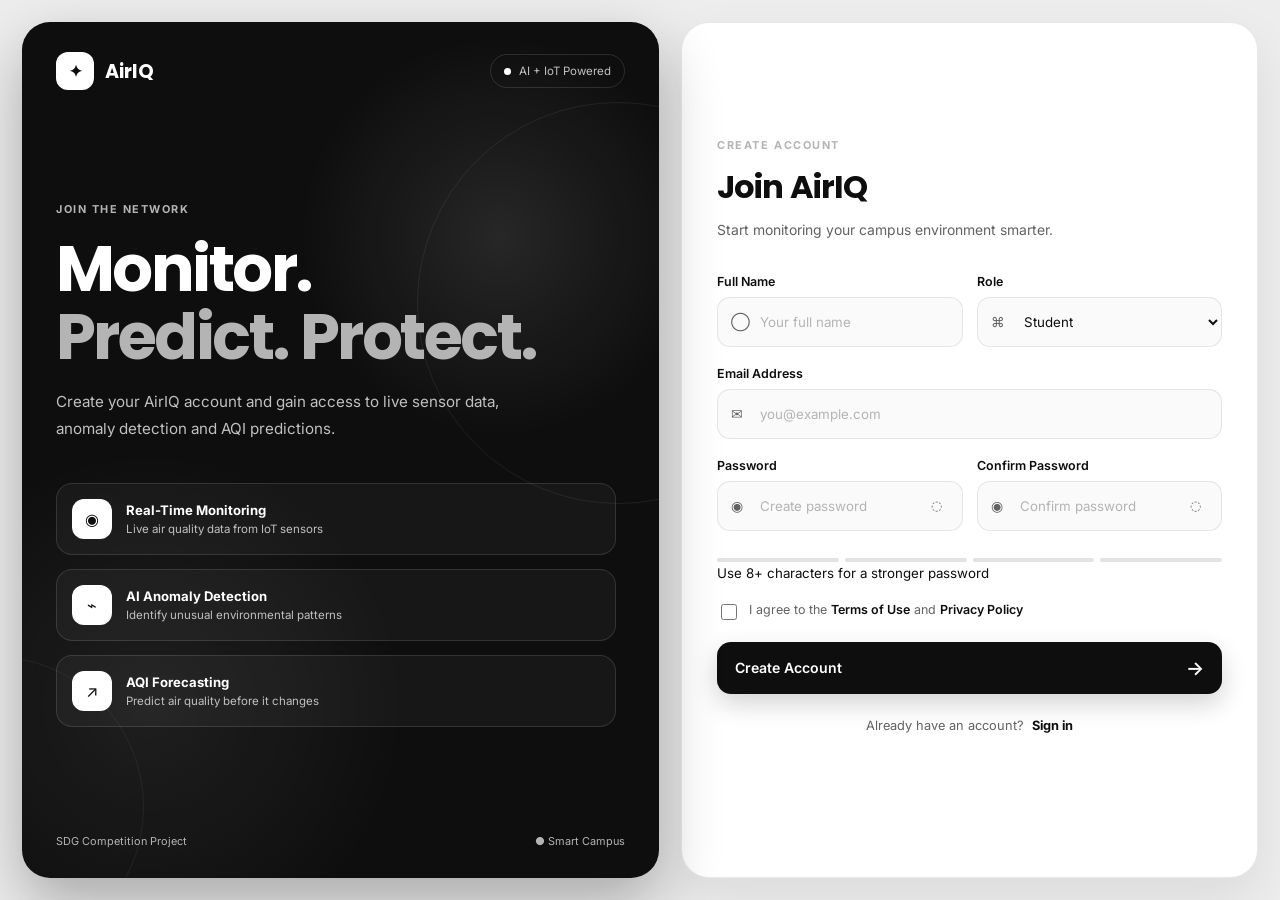
<file: frontend/signup.html>
<!DOCTYPE html>
<html lang="en">
<head>
<meta charset="UTF-8">
<meta name="viewport" content="width=device-width, initial-scale=1.0">
<title>AirIQ — Create Account</title>

<link rel="preconnect" href="https://fonts.googleapis.com">
<link href="https://fonts.googleapis.com/css2?family=Poppins:wght@500;600;700&family=Inter:wght@400;500;600&family=JetBrains+Mono:wght@500;700&display=swap" rel="stylesheet">

<link rel="stylesheet" href="auth.css">
</head>

<body>

<div class="auth-page signup-page">


  <!-- Left visual panel -->
  <section class="auth-visual">

    <div class="visual-top">

      <div class="brand">
        <div class="brand-mark">✦</div>
        <span>AirIQ</span>
      </div>

      <span class="system-pill">
        <i></i>
        AI + IoT Powered
      </span>

    </div>


    <div class="visual-content">

      <div class="eyebrow">JOIN THE NETWORK</div>

      <h1>
        Monitor.<br>
        <span>Predict. Protect.</span>
      </h1>

      <p>
        Create your AirIQ account and gain access to live sensor data,
        anomaly detection and AQI predictions.
      </p>


      <div class="feature-list">

        <div class="feature-item">

          <div class="feature-icon">◉</div>

          <div>
            <strong>Real-Time Monitoring</strong>
            <span>Live air quality data from IoT sensors</span>
          </div>

        </div>


        <div class="feature-item">

          <div class="feature-icon">⌁</div>

          <div>
            <strong>AI Anomaly Detection</strong>
            <span>Identify unusual environmental patterns</span>
          </div>

        </div>


        <div class="feature-item">

          <div class="feature-icon">↗</div>

          <div>
            <strong>AQI Forecasting</strong>
            <span>Predict air quality before it changes</span>
          </div>

        </div>

      </div>

    </div>


    <div class="visual-footer">
      <span>SDG Competition Project</span>
      <span>● Smart Campus</span>
    </div>

  </section>



  <!-- Right signup panel -->
  <section class="auth-panel">

    <div class="auth-card signup-card">

      <div class="mobile-brand">
        <div class="brand-mark">✦</div>
        <span>AirIQ</span>
      </div>


      <div class="auth-heading">

        <span class="auth-eyebrow">CREATE ACCOUNT</span>

        <h2>Join AirIQ</h2>

        <p>
          Start monitoring your campus environment smarter.
        </p>

      </div>


      <form id="signup-form" class="auth-form">


        <div class="form-row">

          <div class="form-group">

            <label for="fullname">Full Name</label>

            <div class="input-wrap">
              <span class="input-icon">◯</span>

              <input
                type="text"
                id="fullname"
                name="fullname"
                placeholder="Your full name"
                required
              >
            </div>

          </div>


          <div class="form-group">

            <label for="role">Role</label>

            <div class="input-wrap">

              <span class="input-icon">⌘</span>

              <select id="role" name="role">

                <option value="Student">Student</option>


                <option value="Researcher">Researcher</option>

                <option value="Faculty">Faculty</option>

              </select>

            </div>

          </div>

        </div>



        <div class="form-group">

          <label for="signup-email">Email Address</label>

          <div class="input-wrap">

            <span class="input-icon">✉</span>

            <input
              type="email"
              id="signup-email"
              name="email"
              placeholder="you@example.com"
              required
            >

          </div>

        </div>



        <div class="form-row">

          <div class="form-group">

            <label for="signup-password">Password</label>

            <div class="input-wrap">

              <span class="input-icon">◉</span>

              <input
                type="password"
                id="signup-password"
                name="password"
                placeholder="Create password"
                required
              >

              <button
                type="button"
                class="password-toggle"
                data-target="signup-password"
              >
                ◌
              </button>

            </div>

          </div>



          <div class="form-group">

            <label for="confirm-password">Confirm Password</label>

            <div class="input-wrap">

              <span class="input-icon">◉</span>

              <input
                type="password"
                id="confirm-password"
                placeholder="Confirm password"
                required
              >

              <button
                type="button"
                class="password-toggle"
                data-target="confirm-password"
              >
                ◌
              </button>

            </div>

          </div>

        </div>



        <div class="password-strength">

          <div class="strength-bar">
            <span></span>
            <span></span>
            <span></span>
            <span></span>
          </div>

          <small id="strength-text">
            Use 8+ characters for a stronger password
          </small>

        </div>



        <label class="terms-row">

          <input type="checkbox" id="terms" required>

          <span>
            I agree to the
            <a href="#">Terms of Use</a>
            and
            <a href="#">Privacy Policy</a>
          </span>

        </label>



        <button type="submit" class="auth-button">

          <span>Create Account</span>

          <span class="button-arrow">→</span>

        </button>

      </form>



      <p class="auth-switch">

        Already have an account?

        <a href="login.html">
          Sign in
        </a>

      </p>
      <p id="auth-message" class="auth-message"></p>

    </div>
  </section>
</div>
<script src="auth.js"></script>

</body>
</html>
</file>
<file: frontend/auth.css>
:root {
  --ink: #0E0E0E;
  --slate: #626262;
  --silver: #B4B4B4;
  --pale: #C0C0C0;
  --paper: #EDEDED;
  --white: #FFFFFF;

  --border: rgba(14, 14, 14, 0.09);
  --border-dark: rgba(255, 255, 255, 0.12);

  --radius-lg: 28px;
  --radius-md: 16px;
  --radius-sm: 12px;

  --shadow-soft: 0 20px 50px rgba(14, 14, 14, 0.08);
  --shadow-dark: 0 25px 60px rgba(14, 14, 14, 0.30);
}

* {
  box-sizing: border-box;
}

html,
body {
  margin: 0;
  min-height: 100%;
  font-family: "Inter", sans-serif;
  background: var(--paper);
  color: var(--ink);
}

body {
  min-height: 100vh;
}


/* ===============================
   PAGE
================================ */

.auth-page {
  min-height: 100vh;

  display: grid;
  grid-template-columns: 1.05fr 0.95fr;

  padding: 22px;
  gap: 22px;
}


/* ===============================
   LEFT VISUAL PANEL
================================ */

.auth-visual {
  min-height: calc(100vh - 44px);

  border-radius: var(--radius-lg);

  background:
    radial-gradient(
      circle at 75% 25%,
      rgba(255,255,255,0.10),
      transparent 25%
    ),
    radial-gradient(
      circle at 20% 80%,
      rgba(255,255,255,0.07),
      transparent 30%
    ),
    var(--ink);

  color: var(--white);

  padding: 30px 34px;

  display: flex;
  flex-direction: column;

  box-shadow: var(--shadow-dark);

  position: relative;
  overflow: hidden;
}


.auth-visual::before {
  content: "";

  position: absolute;

  width: 400px;
  height: 400px;

  border-radius: 50%;

  border: 1px solid rgba(255,255,255,0.07);

  right: -160px;
  top: 80px;
}


.auth-visual::after {
  content: "";

  position: absolute;

  width: 300px;
  height: 300px;

  border-radius: 50%;

  border: 1px solid rgba(255,255,255,0.06);

  left: -180px;
  bottom: -80px;
}


/* ===============================
   TOP
================================ */

.visual-top {
  display: flex;
  align-items: center;
  justify-content: space-between;

  position: relative;
  z-index: 1;
}


.brand {
  display: flex;
  align-items: center;
  gap: 11px;

  font-family: "Poppins", sans-serif;
  font-weight: 700;
  font-size: 1.2rem;
}


.brand-mark {
  width: 38px;
  height: 38px;

  border-radius: 12px;

  background: var(--white);
  color: var(--ink);

  display: flex;
  align-items: center;
  justify-content: center;

  font-size: 1rem;
}


.system-pill {
  display: flex;
  align-items: center;
  gap: 8px;

  padding: 9px 13px;

  border: 1px solid var(--border-dark);

  border-radius: 999px;

  color: var(--pale);

  font-size: 0.72rem;
}


.system-pill i {
  width: 7px;
  height: 7px;

  border-radius: 50%;

  background: var(--white);
}


/* ===============================
   VISUAL CONTENT
================================ */

.visual-content {
  max-width: 560px;

  margin: auto 0;

  position: relative;
  z-index: 1;
}


.eyebrow,
.auth-eyebrow {
  display: inline-block;

  font-size: 0.68rem;
  font-weight: 700;

  letter-spacing: 0.14em;

  color: var(--silver);
}


.visual-content h1 {
  margin: 18px 0;

  font-family: "Poppins", sans-serif;

  font-size: clamp(2.7rem, 5vw, 5.2rem);

  line-height: 1.05;

  letter-spacing: -0.04em;
}


.visual-content h1 span {
  color: var(--silver);
}


.visual-content > p {
  max-width: 500px;

  margin: 0;

  color: var(--pale);

  line-height: 1.8;

  font-size: 0.95rem;
}


/* ===============================
   MINI DASHBOARD
================================ */

.mini-dashboard {
  margin-top: 45px;

  display: grid;
  grid-template-columns: 1.4fr 0.9fr;

  gap: 14px;

  max-width: 530px;
}


.mini-card,
.mini-stat {
  border: 1px solid var(--border-dark);

  background: rgba(255,255,255,0.05);

  backdrop-filter: blur(8px);
}


.mini-card {
  border-radius: 20px;

  padding: 20px;
}


.mini-label {
  color: var(--silver);

  font-size: 0.65rem;
  font-weight: 700;

  letter-spacing: 0.12em;
}


.aqi-row {
  display: flex;
  align-items: center;
  gap: 20px;

  margin-top: 12px;
}


.aqi-row strong {
  font-family: "JetBrains Mono", monospace;

  font-size: 3rem;
}


.aqi-row small {
  display: block;

  margin-top: 5px;

  color: var(--pale);

  font-size: 0.68rem;
}


.status-good {
  display: flex;
  align-items: center;
  gap: 6px;

  font-size: 0.67rem;
  font-weight: 700;

  color: var(--white);
}


.status-good i {
  width: 7px;
  height: 7px;

  border-radius: 50%;

  background: var(--silver);
}


.mini-bars {
  display: flex;
  align-items: end;
  gap: 5px;

  height: 42px;

  margin-top: 16px;
}


.mini-bars span {
  flex: 1;

  background: rgba(255,255,255,0.25);

  border-radius: 5px 5px 0 0;
}


.mini-bars span:nth-child(1) { height: 35%; }
.mini-bars span:nth-child(2) { height: 55%; }
.mini-bars span:nth-child(3) { height: 45%; }
.mini-bars span:nth-child(4) { height: 80%; }
.mini-bars span:nth-child(5) { height: 60%; }
.mini-bars span:nth-child(6) { height: 95%; }
.mini-bars span:nth-child(7) { height: 70%; }


.mini-stats {
  display: grid;
  gap: 14px;
}


.mini-stat {
  border-radius: 20px;

  padding: 16px;

  display: flex;
  flex-direction: column;
  justify-content: center;
}


.mini-stat span,
.mini-stat small {
  color: var(--silver);

  font-size: 0.65rem;

  letter-spacing: 0.08em;
}


.mini-stat strong {
  margin: 5px 0 3px;

  font-family: "JetBrains Mono", monospace;

  font-size: 1.5rem;

  color: var(--white);
}


/* ===============================
   FEATURE LIST
================================ */

.feature-list {
  margin-top: 40px;

  display: grid;
  gap: 14px;
}


.feature-item {
  display: flex;
  align-items: center;
  gap: 14px;

  padding: 15px;

  border-radius: 16px;

  border: 1px solid var(--border-dark);

  background: rgba(255,255,255,0.04);
}


.feature-icon {
  width: 40px;
  height: 40px;

  flex-shrink: 0;

  border-radius: 12px;

  background: var(--white);
  color: var(--ink);

  display: flex;
  align-items: center;
  justify-content: center;
}


.feature-item strong {
  display: block;

  font-size: 0.82rem;
}


.feature-item span {
  display: block;

  margin-top: 4px;

  color: var(--pale);

  font-size: 0.72rem;
}


/* ===============================
   FOOTER
================================ */

.visual-footer {
  position: relative;
  z-index: 1;

  display: flex;
  justify-content: space-between;

  color: var(--silver);

  font-size: 0.68rem;
}


/* ===============================
   RIGHT PANEL
================================ */

.auth-panel {
  min-height: calc(100vh - 44px);

  border-radius: var(--radius-lg);

  background: var(--white);

  border: 1px solid var(--border);

  box-shadow: var(--shadow-soft);

  display: flex;
  align-items: center;
  justify-content: center;

  padding: 35px;
}


.auth-card {
  width: 100%;
  max-width: 440px;
}


.signup-card {
  max-width: 560px;
}


/* ===============================
   AUTH HEADING
================================ */

.mobile-brand {
  display: none;
}


.auth-heading {
  margin-bottom: 32px;
}


.auth-heading h2 {
  margin: 10px 0 8px;

  font-family: "Poppins", sans-serif;

  font-size: 2rem;

  letter-spacing: -0.03em;
}


.auth-heading p {
  margin: 0;

  color: var(--slate);

  font-size: 0.87rem;

  line-height: 1.6;
}


/* ===============================
   FORM
================================ */

.auth-form {
  display: flex;
  flex-direction: column;

  gap: 19px;
}


.form-row {
  display: grid;
  grid-template-columns: 1fr 1fr;

  gap: 14px;
}


.form-group {
  display: flex;
  flex-direction: column;

  gap: 8px;
}


.form-group label {
  font-size: 0.78rem;
  font-weight: 600;
}


.label-row {
  display: flex;
  align-items: center;
  justify-content: space-between;
}


.forgot-link {
  color: var(--slate);

  text-decoration: none;

  font-size: 0.72rem;
}


.forgot-link:hover {
  color: var(--ink);
}


.input-wrap {
  position: relative;

  display: flex;
  align-items: center;
}


.input-icon {
  position: absolute;

  left: 14px;

  color: var(--slate);

  font-size: 0.85rem;

  pointer-events: none;
}


.input-wrap input,
.input-wrap select {
  width: 100%;
  height: 50px;

  border: 1px solid var(--border);

  border-radius: 13px;

  background: #FAFAFA;

  padding: 0 42px;

  color: var(--ink);

  font-family: "Inter", sans-serif;

  outline: none;

  transition: 0.2s ease;
}


.input-wrap select {
  cursor: pointer;
}


.input-wrap input:focus,
.input-wrap select:focus {
  background: var(--white);

  border-color: var(--ink);

  box-shadow: 0 0 0 3px rgba(14,14,14,0.05);
}


.input-wrap input::placeholder {
  color: var(--silver);
}


.password-toggle {
  position: absolute;

  right: 12px;

  width: 28px;
  height: 28px;

  border: none;

  background: transparent;

  color: var(--slate);

  cursor: pointer;
}


/* ===============================
   CHECKBOX
================================ */

.remember-row,
.terms-row {
  display: flex;
  align-items: center;

  gap: 9px;

  color: var(--slate);

  font-size: 0.78rem;
}


.terms-row {
  align-items: flex-start;

  line-height: 1.5;
}


.remember-row input,
.terms-row input {
  width: 16px;
  height: 16px;

  accent-color: var(--ink);

  flex-shrink: 0;
}


.terms-row a {
  color: var(--ink);

  font-weight: 600;

  text-decoration: none;
}


/* ===============================
   BUTTONS
================================ */

.auth-button {
  width: 100%;
  height: 52px;

  border: none;

  border-radius: 14px;

  background: var(--ink);
  color: var(--white);

  font-family: "Inter", sans-serif;

  font-size: 0.88rem;
  font-weight: 600;

  cursor: pointer;

  display: flex;
  align-items: center;
  justify-content: space-between;

  padding: 0 18px;

  transition: 0.2s ease;

  box-shadow: 0 10px 25px rgba(14,14,14,0.18);
}


.auth-button:hover {
  transform: translateY(-2px);

  box-shadow: 0 15px 30px rgba(14,14,14,0.25);
}


.button-arrow {
  font-size: 1.2rem;
}


.secondary-auth-button {
  width: 100%;
  height: 48px;

  border: 1px solid var(--border);

  border-radius: 13px;

  background: var(--white);

  color: var(--ink);

  font-weight: 600;

  cursor: pointer;

  transition: 0.2s ease;
}


.secondary-auth-button:hover {
  background: var(--paper);
}


/* ===============================
   DIVIDER
================================ */

.auth-divider {
  display: flex;
  align-items: center;

  gap: 12px;

  margin: 22px 0;

  color: var(--silver);

  font-size: 0.68rem;
}


.auth-divider::before,
.auth-divider::after {
  content: "";

  height: 1px;

  flex: 1;

  background: var(--border);
}


/* ===============================
   SWITCH
================================ */

.auth-switch {
  margin: 24px 0 0;

  text-align: center;

  color: var(--slate);

  font-size: 0.8rem;
}


.auth-switch a {
  margin-left: 4px;

  color: var(--ink);

  font-weight: 700;

  text-decoration: none;
}


/* ==========================================
   PASSWORD STRENGTH
========================================== */

.strength-bar {
    display: flex;
    gap: 6px;
    margin-top: 8px;
}

.strength-bar span {
    display: block;
    height: 4px;
    flex: 1;
    border-radius: 10px;
    background: #e2e2e2;
    transition: 0.25s ease;
}

.strength-bar span.strength-1 {
    background: #e74c3c;
}

.strength-bar span.strength-2 {
    background: #f39c12;
}

.strength-bar span.strength-3 {
    background: #3498db;
}

.strength-bar span.strength-4 {
    background: #16a085;
}


/* ===============================
   MESSAGE
================================ */

.auth-message {
  min-height: 20px;

  margin: 14px 0 0;

  text-align: center;

  color: var(--slate);

  font-size: 0.78rem;
}


.auth-message.error {
  color: #a11;
}


.auth-message.success {
  color: #276b45;
}


/* ===============================
   RESPONSIVE
================================ */

@media (max-width: 950px) {

  .auth-page {
    grid-template-columns: 1fr;

    padding: 16px;
  }

  .auth-visual {
    min-height: 400px;
  }

  .auth-panel {
    min-height: auto;

    padding: 50px 25px;
  }

}


@media (max-width: 650px) {

  .auth-page {
    padding: 0;
    gap: 0;
  }

  .auth-visual {
    display: none;
  }

  .auth-panel {
    min-height: 100vh;

    border-radius: 0;

    border: none;

    padding: 30px 22px;
  }

  .mobile-brand {
    display: flex;
    align-items: center;

    gap: 10px;

    margin-bottom: 45px;

    font-family: "Poppins", sans-serif;

    font-weight: 700;

    font-size: 1.1rem;
  }

  .mobile-brand .brand-mark {
    background: var(--ink);
    color: var(--white);
  }

  .form-row {
    grid-template-columns: 1fr;
  }

  .auth-heading h2 {
    font-size: 1.7rem;
  }

}
</file>
